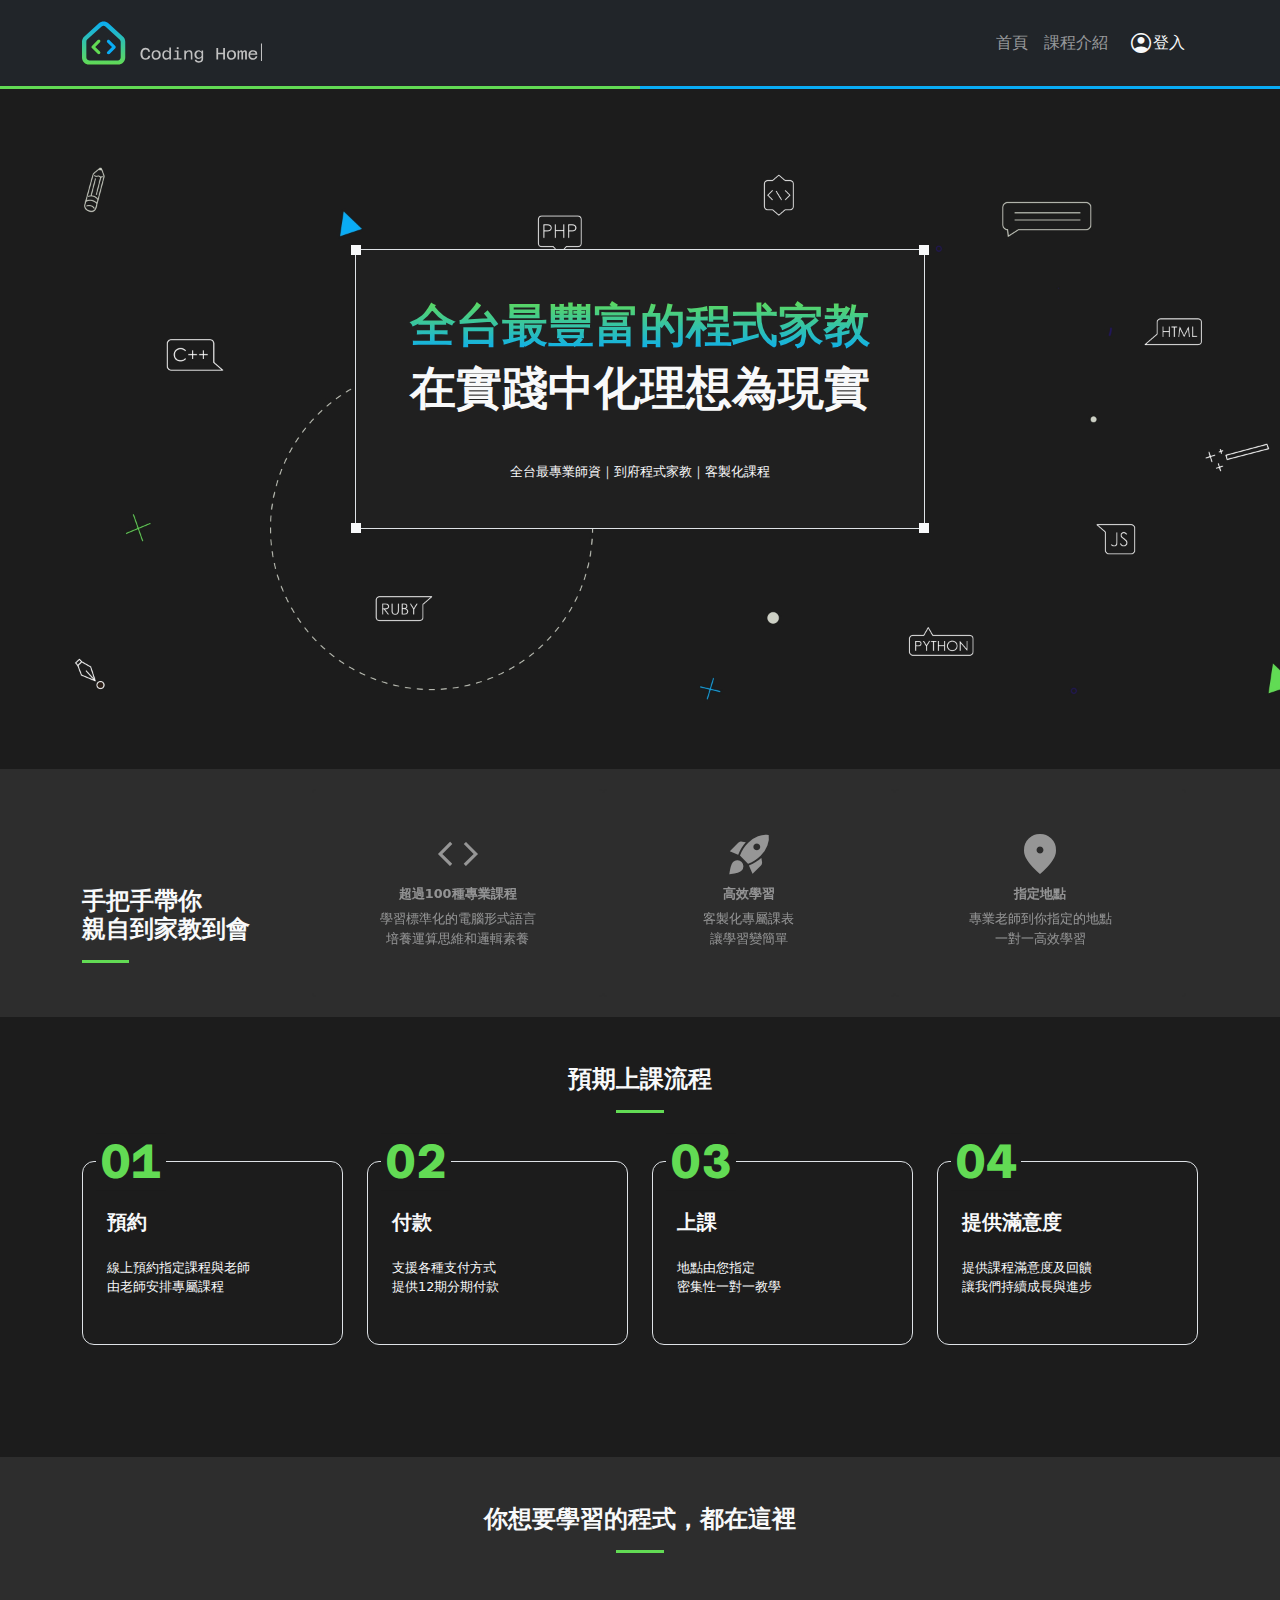
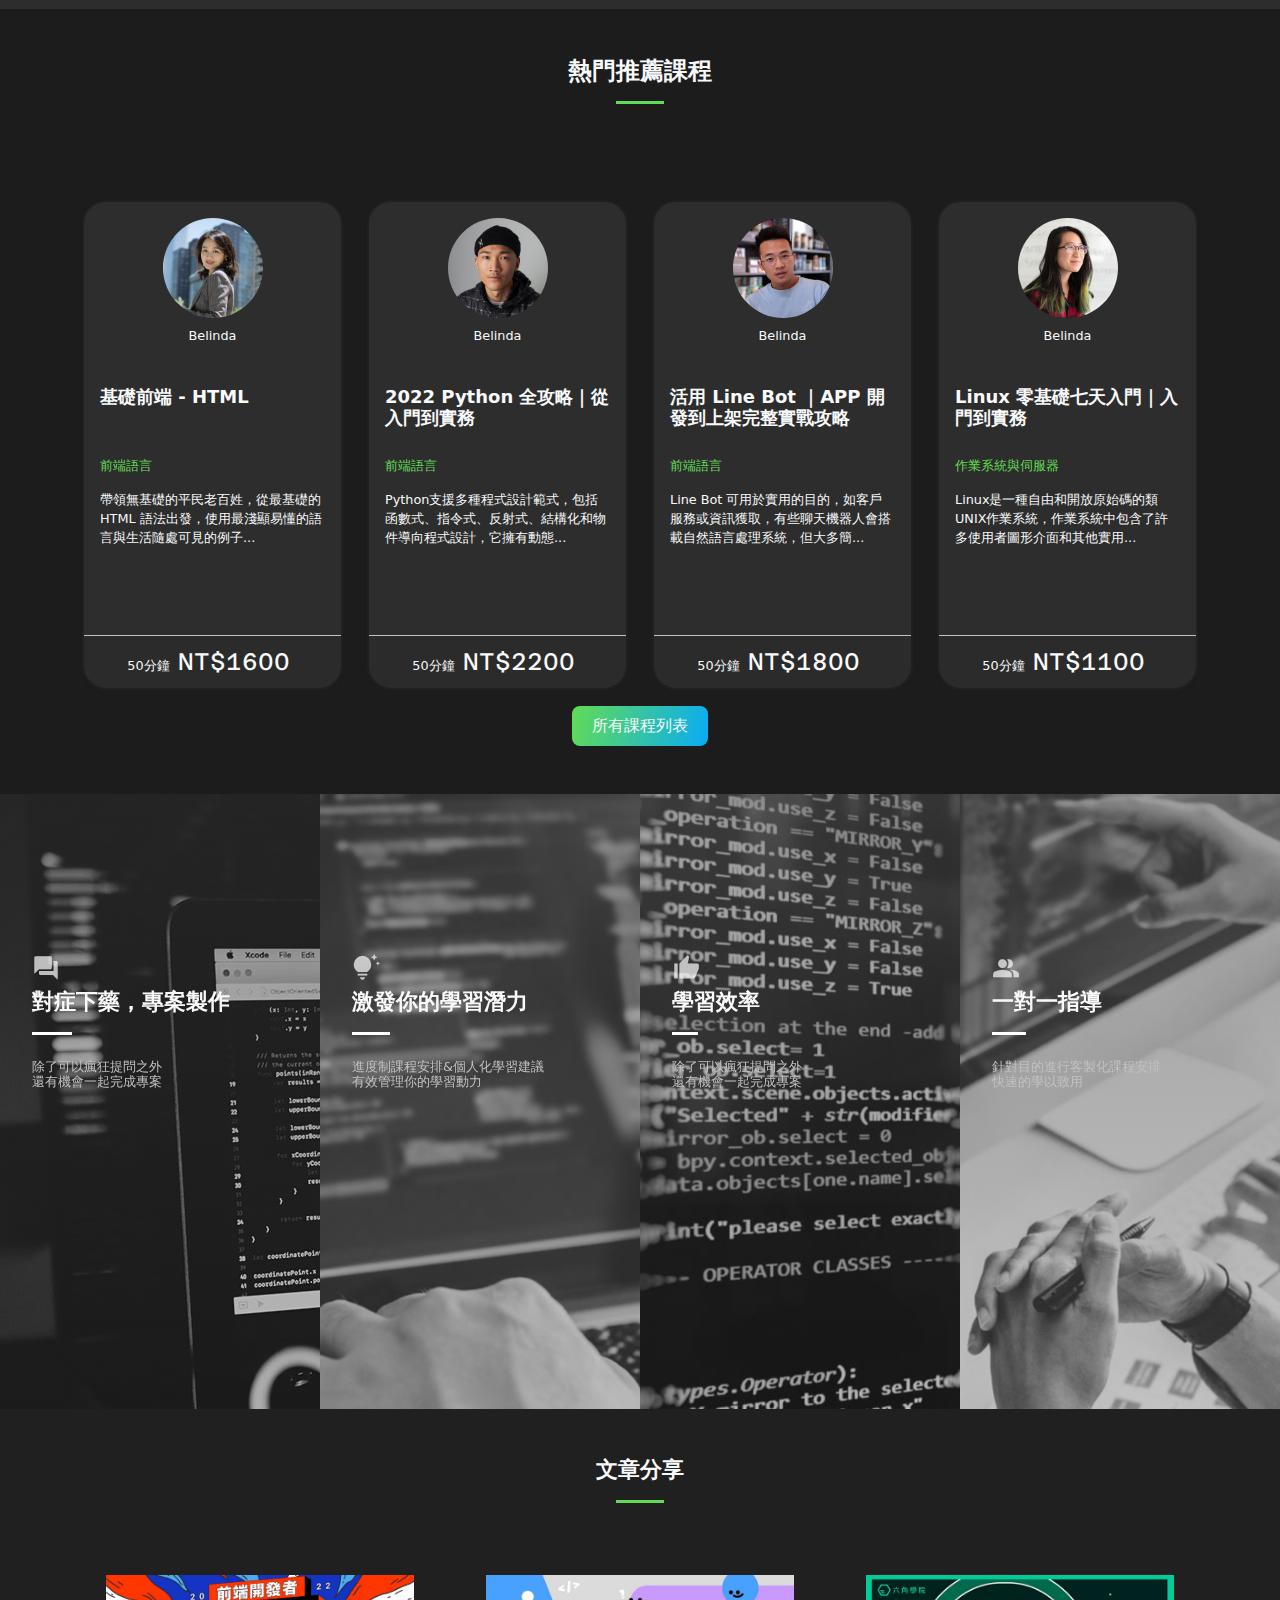
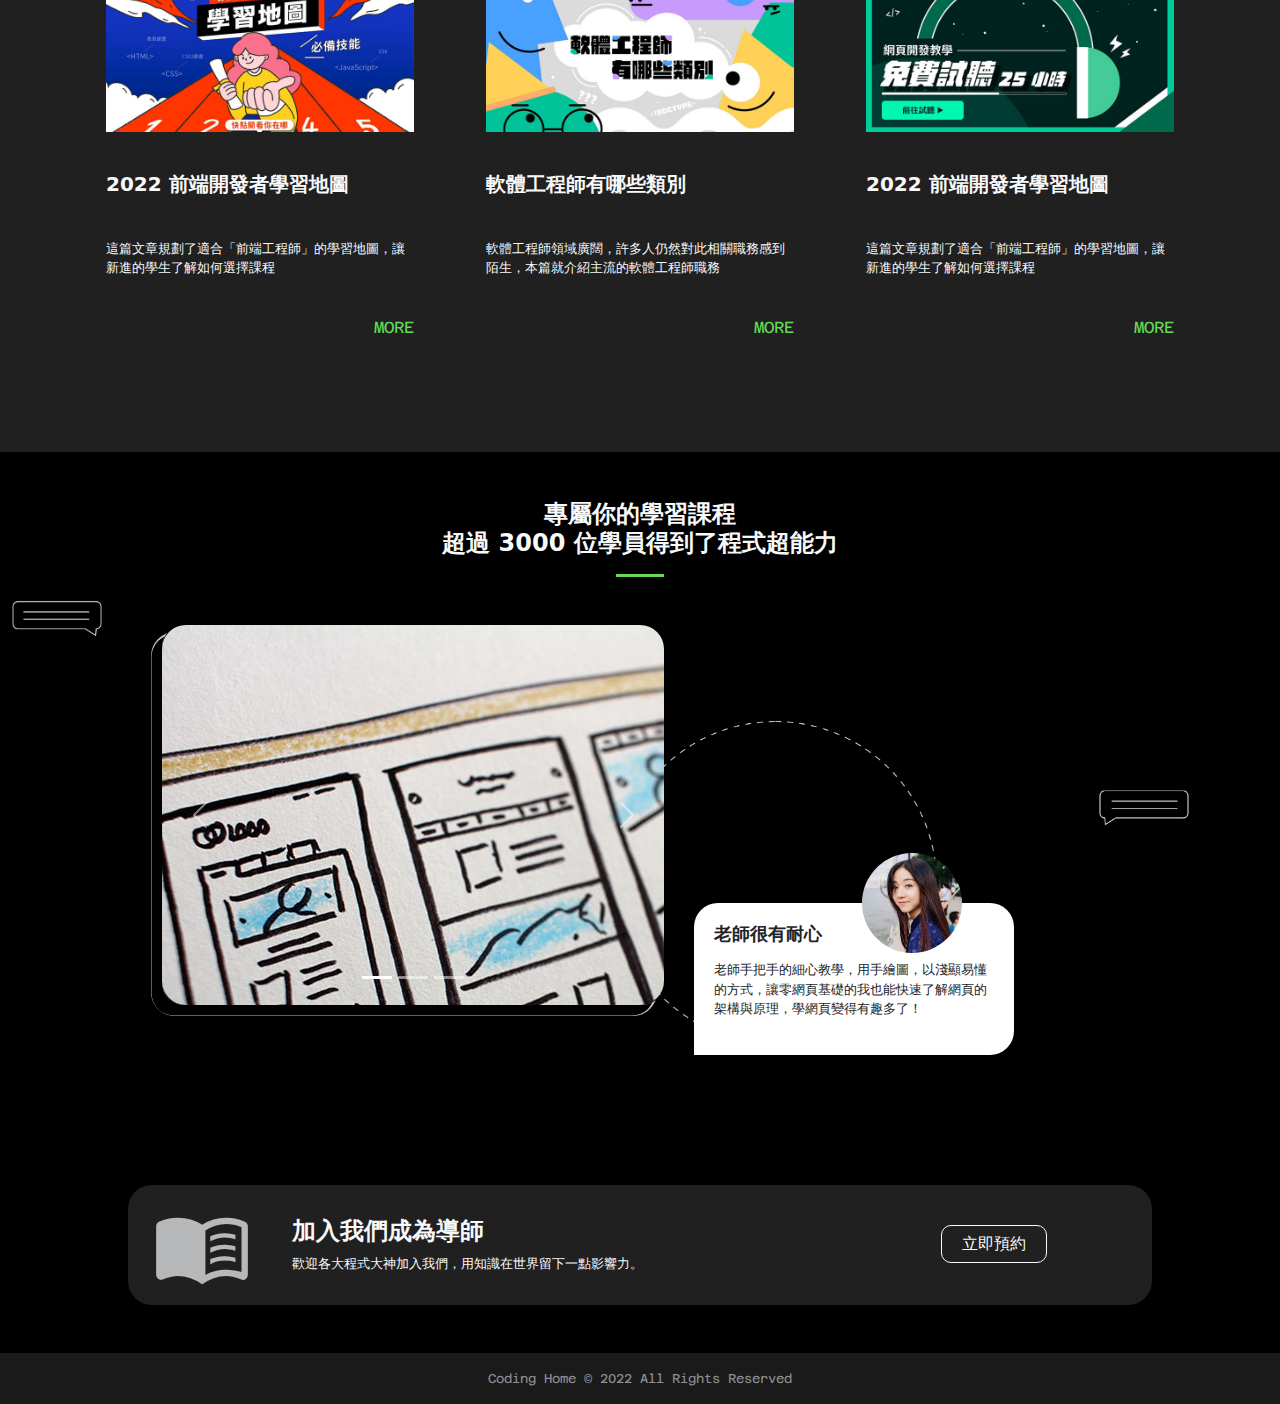
<file: index.html>
<!DOCTYPE html>
<html lang="en">

  <head>
    <meta charset="UTF-8">
    <meta name="viewport" content="width=device-width, initial-scale=1.0">
    <meta http-equiv="X-UA-Compatible" content="ie=edge">
    <title>程式家教-首頁</title>
     
    <link rel="stylesheet" href="https://fonts.googleapis.com/css2?family=Material+Symbols+Outlined:opsz,wght,FILL,GRAD@20..48,100..700,0..1,-50..200" />
    <link rel="stylesheet" href="https://cdnjs.cloudflare.com/ajax/libs/font-awesome/5.13.0/css/all.min.css" />
    <link rel="stylesheet" href="./assets/style/all.css">
  </head>

  <body>
    
    <nav class="navbar navbar-expand-lg navbar-dark bg-dark zindex-dropdown">
      <div class="container-lg">
        <a class="navbar-brand" href="#">
          <img src="./assets/images/logo.svg" alt="" width="180" height="60">
        </a>

        <div class="d-md-flex justify-content-between d-sm-column">
          <ul class="navbar-nav me-auto mb-2 mb-lg-0">
            <li class="nav-item">
              <a class="nav-link" aria-current="page" href="index.html">首頁</a>
            </li>
            <li class="nav-item">
              <a class="nav-link" href="class.html">課程介紹</a>
            </li>
          </ul>
                      <!-- Button trigger modal -->
            <button type="button" class="btn text-light " data-bs-toggle="modal" data-bs-target="#exampleModal">
               <span class="d-flex align-items-center">
                <span class="material-symbols-outlined">
                  account_circle
                  </span>
                登入
              </span> 
            </button>

<!-- Modal -->
          <div class="modal fade" id="exampleModal" tabindex="-1" aria-labelledby="exampleModalLabel" aria-hidden="true">
            <div class="modal-dialog">
              <div class="modal-content">
                <div class="modal-header">
                  <h5 class="modal-title" id="exampleModalLabel">Modal title</h5>
                  <button type="button" class="btn-close" data-bs-dismiss="modal" aria-label="Close"></button>
                </div>
                <div class="modal-body">
                  ...
                </div>
                <div class="modal-footer">
                  <button type="button" class="btn btn-secondary" data-bs-dismiss="modal">Close</button>
                  <button type="button" class="btn btn-primary">Save changes</button>
                </div>
              </div>
            </div>
          </div>
        </div>
      </div>

    </nav>
    <div class="bar d-flex">
       <span class="bar-green"></span>
       <span class="bar-blue"></span>
    </div>
    
    
<header>
    <div class="headerimg" >
        <div class="container">
            <div class="row justify-content-md-center">
            <div class="col-md-6 col-sm-12 mb-0  py-6 border box position-relative">
                <div class="boxdot bg-light position-absolute top-0 start-0 translate-middle"></div>
                <div class="boxdot bg-light position-absolute top-0 start-100 translate-middle"></div>
                <div class="boxdot bg-light position-absolute top-100 start-0 translate-middle"></div>
                <div class="boxdot bg-light position-absolute top-100 start-100 translate-middle"></div>
                <h1 class="fw-bold text-center gradienttitle">全台最豐富的程式家教</h1>
                <h1 class="fw-bold text-light text-center">在實踐中化理想為現實</h1>
                <h6 class="fs-8 mb-0 mt-6 text-light text-center">全台最專業師資｜到府程式家教｜客製化課程</h6>
            </div>
            </div>
    </div>
</header>

<section class="introbanner py-4">
    <div class="container">
        <div class="d-md-flex justify-content-between align-items-center ">
            <div class="introbanner_title col-md-2   ">
                <h2 class="fs-4 text-light fw-bold my-3 pt-6">手把手帶你<br>親自到家教到會</h2>
                <div class="borderbottom"></div>
            </div>
            <div class="container">
                <ul class="d-md-flex justify-content-between mb-0">
                    <li class="col-md-4 col-sm-12 ">
                        <div class="card ">
                            <span class="material-symbols-outlined fs-1 text-center p-2 icon">
                                code
                                </span>
                            <h6 class="fs-8 text-light text-center fw-bold">超過100種專業課程</h6>
                            <p class="fs-8 text-light text-center">學習標準化的電腦形式語言<br>培養運算思維和邏輯素養</p>
                        </div>
                    </li>
                    <li class="col-md-4 col-sm-12 ">
                        <div class=" card ">
                            <span class="material-symbols-outlined fs-1 text-center p-2 icon">
                                rocket_launch
                                </span>
                            <h6 class="fs-8 text-light text-center fw-bold">高效學習</h6>
                            <p class="fs-8 text-light text-center">客製化專屬課表<br>讓學習變簡單</p>
                        </div>
                    </li>
                    <li class="col-md-4 col-sm-12">
                        <div class=" card">
                            <span class="material-symbols-outlined fs-1 text-center p-2 icon">
                                location_on
                                </span>
                            <h6 class="fs-8 text-light text-center fw-bold">指定地點</h6>
                            <p class="fs-8 text-light text-center">專業老師到你指定的地點<br> 一對一高效學習</p>
                        </div>
                    </li>
                </ul>
            </div>
        </div>
    </div>
</section>

<section class="classprocess py-6">
    <div class="container">
        <h2 class="fw-bold fs-4 text-light text-center title">預期上課流程</h2>

        <div class="row my-6">
            <div class="col-md-3 mb-3">
                <div class="card border px-5 position-relative mb-5">
                    <h3 class="fs-1 fw-bold text-primary px-1 position-absolute top-0 start-30 translate-middle">01</h3>
                    <h4 class="text-light fs-6 fw-bold pt-6 pb-3">預約</h4>
                    <p class="text-light fs-8 pb-2 ">線上預約指定課程與老師<br>由老師安排專屬課程</p>
                </div>
            </div>
            <div class="col-md-3 mb-3">
                <div class="card border px-5 position-relative mb-5">
                    <h3 class="fs-1 fw-bold text-primary px-1 position-absolute top-0 start-30 translate-middle">02</h3>
                    <h4 class="text-light fs-6 fw-bold pt-6 pb-3">付款</h4>
                    <p class="text-light fs-8 pb-2 ">支援各種支付方式<br>提供12期分期付款</p>
                </div>
            </div>
            <div class="col-md-3 mb-3">
                <div class="card border px-5 position-relative mb-5">
                    <h3 class="fs-1 fw-bold text-primary px-1 position-absolute top-0 start-30 translate-middle">03</h3>
                    <h4 class="text-light fs-6 fw-bold pt-6 pb-3">上課</h4>
                    <p class="text-light fs-8 pb-2 ">地點由您指定 <br>密集性一對一教學</p>
                </div>
            </div>
            <div class="col-md-3 mb-3">
                <div class="card border px-5 position-relative mb-5">
                    <h3 class="fs-1 fw-bold text-primary px-1 position-absolute top-0 start-30 translate-middle">04</h3>
                    <h4 class="text-light fs-6 fw-bold pt-6 pb-3">提供滿意度</h4>
                    <p class="text-light fs-8 pb-2 ">提供課程滿意度及回饋<br>讓我們持續成長與進步</p>
                </div>
            </div>
        </div>
    </div>

</section>

<section class="programbanner  py-6">
     <h2 class="fw-bold fs-4 text-light text-center title">你想要學習的程式，都在這裡</h2>

     <!-- <div class="codebar mt-6 text-center d-md-flex multiple-items">
        <button class="btn btn-outline-light p-5 mx-2 fw-bold" type="button">JavaScript</button>
        <button class="btn btn-outline-light p-5 mx-2 fw-bold" type="button">HTML/CSS</button>
        <button class="btn btn-outline-light p-5 mx-2 fw-bold" type="button">SQL</button>
        <button class="btn btn-outline-light p-5 mx-2 fw-bold" type="button">Java</button>
        <button class="btn btn-outline-light p-5 mx-2 fw-bold" type="button">Python</button>
        <button class="btn btn-outline-light p-5 mx-2 fw-bold" type="button">Java</button>
        <button class="btn btn-outline-light p-5 mx-2 fw-bold" type="button">C++</button>
        <button class="btn btn-outline-light p-5 mx-2 fw-bold" type="button">PHP</button>
        <button class="btn btn-outline-light p-5 mx-2 fw-bold" type="button">Java</button>
        <button class="btn btn-outline-light p-5 mx-2 fw-bold" type="button">Java</button>
        <button class="btn btn-outline-light p-5 mx-2 fw-bold" type="button">Java</button>
    </div>  -->
</section>

<section class="hotclass my-6">
    <h2 class="fw-bold fs-4 text-light text-center title">熱門推薦課程</h2>
    <div class="container">
        <div class="row mt-6">
            <div class="col-md-3 mb-3 col-sm-12">
                <div class="card text-light mb-5  mt-6">
                        <div class="teacherinfo text-center pt-3">
                            <img src="./assets/images/teacher01.jpg" alt="">
                            <p class="fs-8 p-2">Belinda</p>
                        </div>
                        <div class="card-body">
                            <h4 class="fs-7 py-2 fw-bold pt-0 mb-0">基礎前端 - HTML<BR></h4>
                            <h5 class="text-primary fs-8 py-5">前端語言</h5>
                            <p class="text-ligh fs-8 mb-0">帶領無基礎的平民老百姓，從最基礎的 HTML 語法出發，使用最淺顯易懂的語言與生活隨處可見的例子...</p>
                        </div>
                    <div class="card-footer p-0">
                        <p class="text-center fs-8 m-2">50分鐘<span class="price fs-4 px-2">NT$1600</span></p>
                    </div>
                </div>
            </div>
            <!-- 第二張卡片 -->
            <div class="col-md-3 mb-3">
                <div class="card text-light mb-5  mt-6">
                        <div class="teacherinfo text-center pt-3">
                            <img src="./assets/images/teacher02.jpg" alt="">
                            <p class="fs-8 p-2">Belinda</p>
                        </div>
                        <div class="card-body">
                            <h4 class="fs-7 py-2 fw-bold pt-0 mb-0">2022 Python 全攻略｜從入門到實務</h4>
                            <h5 class="text-primary fs-8 py-5">前端語言</h5>
                            <p class="text-ligh fs-8 mb-0">Python支援多種程式設計範式，包括函數式、指令式、反射式、結構化和物件導向程式設計，它擁有動態...</p>
                        </div>
                    <div class="card-footer p-0">
                        <p class="text-center fs-8 m-2">50分鐘<span class="price fs-4 px-2">NT$2200</span></p>
                    </div>
                </div>
            </div>
            <!-- 第3張卡片 -->
            <div class="col-md-3 mb-3">
                <div class="card text-light mb-5  mt-6">
                        <div class="teacherinfo text-center pt-3">
                            <img src="./assets/images/teacher03.jpg" alt="">
                            <p class="fs-8 p-2">Belinda</p>
                        </div>
                        <div class="card-body">
                            <h4 class="fs-7 py-2 fw-bold pt-0 mb-0">活用 Line Bot ｜APP 開發到上架完整實戰攻略</h4>
                            <h5 class="text-primary fs-8 py-5">前端語言</h5>
                            <p class="text-ligh fs-8 mb-0">Line Bot 可用於實用的目的，如客戶服務或資訊獲取，有些聊天機器人會搭載自然語言處理系統，但大多簡...</p>
                        </div>
                    <div class="card-footer p-0">
                        <p class="text-center fs-8 m-2">50分鐘<span class="price fs-4 px-2">NT$1800</span></p>
                    </div>
                </div>
            </div>
            <!-- 第4張卡片 -->
            <div class="col-md-3 mb-3">
                <div class="card text-light mb-5  mt-6">
                        <div class="teacherinfo text-center pt-3">
                            <img src="./assets/images/teacher04.jpg" alt="">
                            <p class="fs-8 p-2">Belinda</p>
                        </div>
                        <div class="card-body">
                            <h4 class="fs-7 py-2 fw-bold pt-0 mb-0">Linux 零基礎七天入門｜入門到實務</h4>
                            <h5 class="text-primary fs-8 py-5">作業系統與伺服器</h5>
                            <p class="text-ligh fs-8 mb-0">Linux是一種自由和開放原始碼的類UNIX作業系統，作業系統中包含了許多使用者圖形介面和其他實用...</p>
                        </div>
                    <div class="card-footer p-0">
                        <p class="text-center fs-8 m-2">50分鐘<span class="price fs-4 px-2">NT$1100</span></p>
                    </div>
                </div>
            </div>

        </div>
    </div>
    <div class="show text-center m-6">
        <input class="btn mx-0 text-light px-4 py-2  showclassbtn border-0" type="button" value="所有課程列表">
    </div>    
</section>

<section class="infobanner mt-6">
    <div class="infomation d-md-flex">
        <div class="cards flex-item">
            <div class="content">
                <div class="info01 position-relative">
                <div class="cardtext  position-absolute">
                    <span class="material-symbols-outlined fs-3 infoicon">
                        forum
                        </span>
                    <h4 class="text-light fs-5 fw-bold">對症下藥，專案製作</h4>    
                    <h5 class="fs-8 pt-3">除了可以瘋狂提問之外 <br>還有機會一起完成專案</h5>
                </div>
                </div>
            </div>
        </div>
        <div class="cards flex-item">
            <div class="content">
                <div class="info02 position-relative">
                <div class="cardtext  position-absolute">
                    <span class="material-symbols-outlined fs-3 infoicon">
                        tips_and_updates
                        </span>
                    <h4 class="text-light fs-5 fw-bold">激發你的學習潛力</h4>    
                    <h5 class="fs-8 pt-3">進度制課程安排&個人化學習建議  <br>有效管理你的學習動力</h5>
                </div>
                </div>
            </div>
        </div>
        <div class="cards flex-item">
            <div class="content">
                <div class="info03 position-relative">
                <div class="cardtext  position-absolute">
                    <span class="material-symbols-outlined fs-3 infoicon">
                        thumb_up_off
                        </span>
                    <h4 class="text-light fs-5 fw-bold">學習效率</h4>    
                    <h5 class="fs-8 pt-3">除了可以瘋狂提問之外 <br>還有機會一起完成專案</h5>
                </div>
                </div>
            </div>
        </div>
        <div class="cards flex-item">
            <div class="content">
                <div class="info04 position-relative">
                <div class="cardtext  position-absolute">
                    <span class="material-symbols-outlined fs-3 infoicon">
                        group
                        </span>
                    <h4 class="text-light fs-5 fw-bold">一對一指導</h4>    
                    <h5 class="fs-8 pt-3">針對目的進行客製化課程安排  <br>快速的學以致用</h5>
                </div>
                </div>
            </div>
        </div>
    </div>
</section>

<section class="articalshare py-6 mt-0 ">
    <div class="container">
        <h2 class="text-light text-center fs-5 fw-bold title mb-6 ">文章分享</h2>
        <div class="row my-6">
            <div class="col-md-4">
                <div class="cards position-relative">
                    <div class="border-primary bordersquare position-absolute top-0 start-0 border-top border-start square1 "></div>
                    <div class="border-primary bordersquare position-absolute top-0 end-0 border-top border-end square2"></div>
                    <div class="border-primary bordersquare position-absolute bottom-0 start-0 border-bottom border-start square3"></div>
                    <div class="border-primary bordersquare position-absolute bottom-0 end-0 border-bottom border-end square4"></div>
                    <img src="./assets/images/article01.jpg" class="card-img-top p-5" alt="car">
                    <div class="card-body px-5 pb-3 d-md-flex flex-column justify-content-between">
                        <h5 class="card-title text-light fw-bold">2022 前端開發者學習地圖</h5>
                        <p class="card-text text-light fs-8 mb-1">這篇文章規劃了適合「前端工程師」的學習地圖，讓新進的學生了解如何選擇課程</p>
                        <span><a href="#" class="link-primary text-end text-uppercase">more</a> 
                        </span>
                   </div>
                </div>
            </div>
            <!-- 第二張卡片 -->
            <div class="col-md-4">
                <div class="cards position-relative">
                    <div class="border-primary bordersquare position-absolute top-0 start-0 border-top border-start square1 "></div>
                    <div class="border-primary bordersquare position-absolute top-0 end-0 border-top border-end square2"></div>
                    <div class="border-primary bordersquare position-absolute bottom-0 start-0 border-bottom border-start square3"></div>
                    <div class="border-primary bordersquare position-absolute bottom-0 end-0 border-bottom border-end square4"></div>
                    <img src="./assets/images/article02.jpg" class="card-img-top p-5" alt="car">
                    <div class="card-body px-5 pb-3 d-md-flex flex-column  justify-content-between">
                        <h5 class="card-title text-light fw-bold ">軟體工程師有哪些類別</h5>
                        <p class="card-text text-light fs-8 mb-1">軟體工程師領域廣闊，許多人仍然對此相關職務感到陌生，本篇就介紹主流的軟體工程師職務</p>
                        <span><a href="#" class="link-primary text-end text-uppercase">more</a> 
                        </span>
                   </div>
                </div>
            </div>
            <!-- 第三張卡片 -->
            <div class="col-md-4">
                <div class="cards position-relative">
                    <div class="border-primary bordersquare position-absolute top-0 start-0 border-top border-start square1 "></div>
                    <div class="border-primary bordersquare position-absolute top-0 end-0 border-top border-end square2"></div>
                    <div class="border-primary bordersquare position-absolute bottom-0 start-0 border-bottom border-start square3"></div>
                    <div class="border-primary bordersquare position-absolute bottom-0 end-0 border-bottom border-end square4"></div>
                    <img src="./assets/images/article03.jpg" class="card-img-top p-5" alt="car">
                    <div class="card-body px-5 pb-3 d-md-flex flex-column justify-content-between">
                        <h5 class="card-title text-light fw-bold">2022 前端開發者學習地圖</h5>
                        <p class="card-text text-light fs-8 mb-1">這篇文章規劃了適合「前端工程師」的學習地圖，讓新進的學生了解如何選擇課程</p>
                        <span><a href="#" class="link-primary text-end text-uppercase">more</a> 
                        </span>
                   </div>
                </div>
            </div>

        </div>
</section>


<section class="studentshare">
    <div class="bg_share">
        <div class="container">
        <h2 class="fw-bold fs-4 text-light text-center title pt-6">
            專屬你的學習課程 <br>超過 3000 位學員得到了程式超能力
        </h2>
            <div class="sliderblock mt-6 position-relative">
                <div id="carouselExampleIndicators" class="carousel slide" data-bs-ride="carousel">
                    <div class="carousel-indicators">
                      <button type="button" data-bs-target="#carouselExampleIndicators" data-bs-slide-to="0" class="active" aria-current="true" aria-label="Slide 1"></button>
                      <button type="button" data-bs-target="#carouselExampleIndicators" data-bs-slide-to="1" aria-label="Slide 2"></button>
                      <button type="button" data-bs-target="#carouselExampleIndicators" data-bs-slide-to="2" aria-label="Slide 3"></button>
                    </div>
                    <div class="carousel-inner">
                      <div class="carousel-item active">
                        <img src="./assets/images/share.jpg" class="d-block" alt="...">
                      </div>
                      <div class="carousel-item">
                        <img src="./assets/images/share02.jpg" class="d-block cover" alt="..." width="150%">
                      </div>
                      <div class="carousel-item">
                        <img src="./assets/images/share03.jpg" class="d-block " alt="..." width="150%">
                      </div>
                    </div>
                    <button class="carousel-control-prev" type="button" data-bs-target="#carouselExampleIndicators" data-bs-slide="prev">
                      <span class="carousel-control-prev-icon" aria-hidden="true"></span>
                      <span class="visually-hidden">Previous</span>
                    </button>
                    <button class="carousel-control-next" type="button" data-bs-target="#carouselExampleIndicators" data-bs-slide="next">
                      <span class="carousel-control-next-icon " aria-hidden="true"></span>
                      <span class="visually-hidden ">Next</span>
                    </button>
                  </div>
                  <div class="studentcard">
                    <div class="cards2 position-absolute position-relative" >
                        <img src="./assets/images/student01.jpg" alt="" class="rounded-circle position-absolute top-0 translate-middle">
                        <div class="card-body p-4 my-auto">
                            <h5 class="fw-bold mb-3">老師很有耐心</h5>
                            <p class="fs-8">老師手把手的細心教學，用手繪圖，以淺顯易懂的方式，讓零網頁基礎的我也能快速了解網頁的架構與原理，學網頁變得有趣多了！</p>
                        </div>
                    </div>
                </div>
            </div>



        </div>



    </div>  
</section>


<section class="jointeacher pb-6">
    <div class="cards d-md-flex justify-content-center  d-sm-column pt-3">
        <span class="material-symbols-outlined text-light px-5 text-center">
            menu_book
            </span>
        <div class="flex-item card-body ">  
            <h1 class="text-light fs-4 fw-bold">加入我們成為導師</h1>
            <p class="text-light fs-8">歡迎各大程式大神加入我們，用知識在世界留下一點影響力。</p>
        </div>
        <div class="flex-item card-body ">  
            <div class="btnblock text-center mt-2 ">
                <button type="button" class="btn btn-outline-light px-4">立即預約</button>
            </div>
        </div>

    </div>
    

</section>

    <footer class="footer fs-8 p-3 text-center">
      Coding Home © 2022 All Rights Reserved
    </footer>
    <script src="./assets/js/vendors.js"></script>
    <script src="./assets/js/all.js"></script>

    

</body>

</html>
</file>
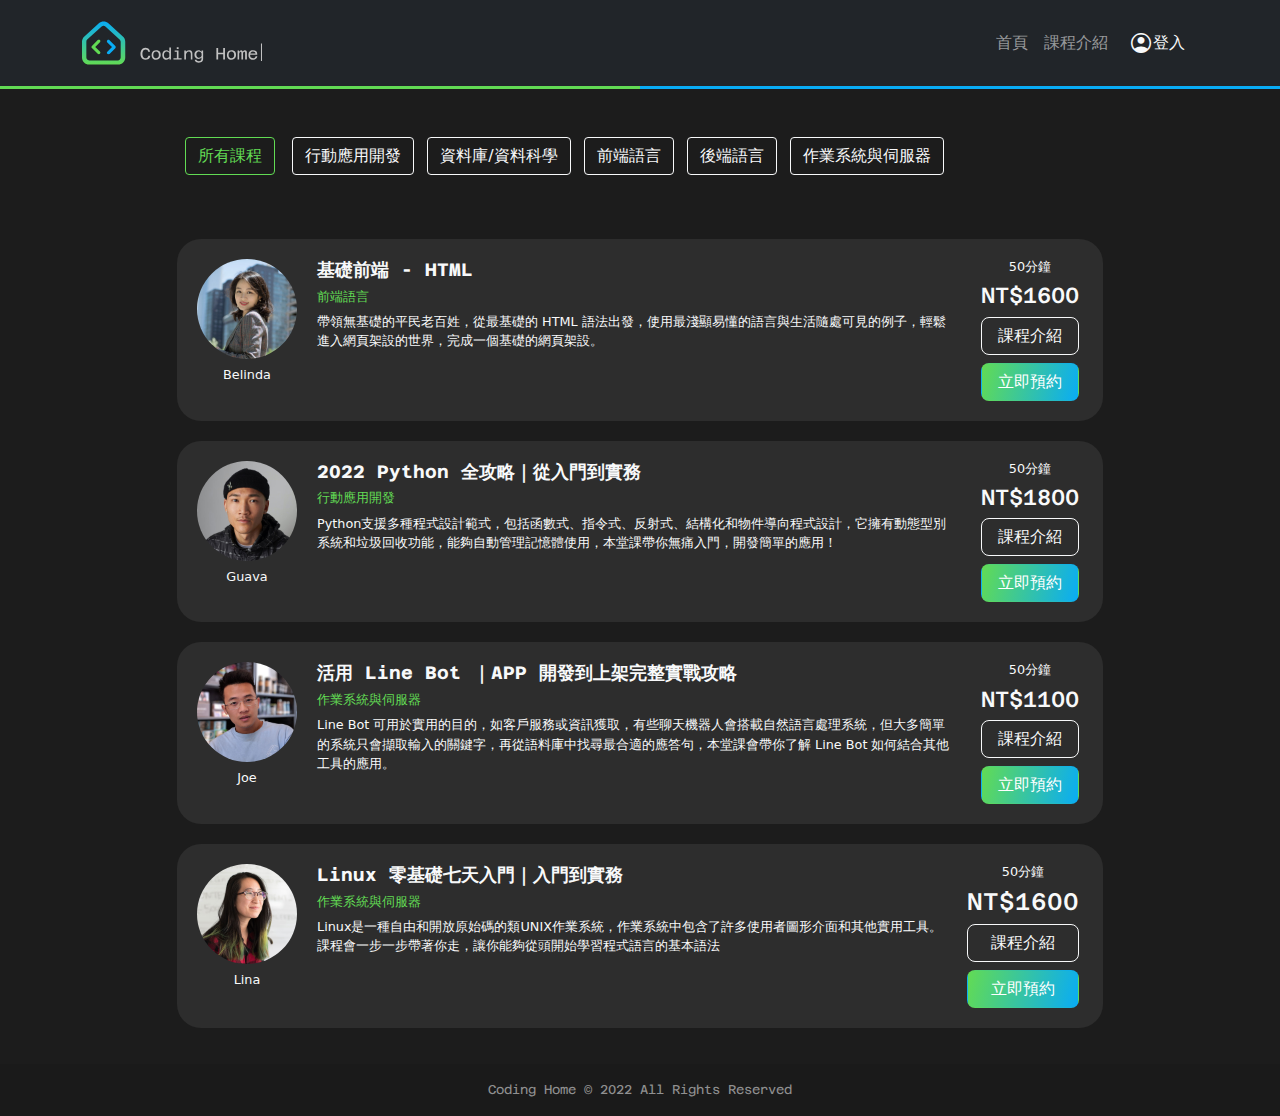
<file: class.html>
<!DOCTYPE html>
<html lang="en">

  <head>
    <meta charset="UTF-8">
    <meta name="viewport" content="width=device-width, initial-scale=1.0">
    <meta http-equiv="X-UA-Compatible" content="ie=edge">
    <title>程式家教-課程介紹</title>
     
    <link rel="stylesheet" href="https://fonts.googleapis.com/css2?family=Material+Symbols+Outlined:opsz,wght,FILL,GRAD@20..48,100..700,0..1,-50..200" />
    <link rel="stylesheet" href="https://cdnjs.cloudflare.com/ajax/libs/font-awesome/5.13.0/css/all.min.css" />
    <link rel="stylesheet" href="./assets/style/all.css">
  </head>

  <body>
    
    <nav class="navbar navbar-expand-lg navbar-dark bg-dark zindex-dropdown">
      <div class="container-lg">
        <a class="navbar-brand" href="#">
          <img src="./assets/images/logo.svg" alt="" width="180" height="60">
        </a>

        <div class="d-md-flex justify-content-between d-sm-column">
          <ul class="navbar-nav me-auto mb-2 mb-lg-0">
            <li class="nav-item">
              <a class="nav-link" aria-current="page" href="index.html">首頁</a>
            </li>
            <li class="nav-item">
              <a class="nav-link" href="class.html">課程介紹</a>
            </li>
          </ul>
                      <!-- Button trigger modal -->
            <button type="button" class="btn text-light " data-bs-toggle="modal" data-bs-target="#exampleModal">
               <span class="d-flex align-items-center">
                <span class="material-symbols-outlined">
                  account_circle
                  </span>
                登入
              </span> 
            </button>

<!-- Modal -->
          <div class="modal fade" id="exampleModal" tabindex="-1" aria-labelledby="exampleModalLabel" aria-hidden="true">
            <div class="modal-dialog">
              <div class="modal-content">
                <div class="modal-header">
                  <h5 class="modal-title" id="exampleModalLabel">Modal title</h5>
                  <button type="button" class="btn-close" data-bs-dismiss="modal" aria-label="Close"></button>
                </div>
                <div class="modal-body">
                  ...
                </div>
                <div class="modal-footer">
                  <button type="button" class="btn btn-secondary" data-bs-dismiss="modal">Close</button>
                  <button type="button" class="btn btn-primary">Save changes</button>
                </div>
              </div>
            </div>
          </div>
        </div>
      </div>

    </nav>
    <div class="bar d-flex">
       <span class="bar-green"></span>
       <span class="bar-blue"></span>
    </div>
    
    <main>
    <div class="classbtnlist py-6">
        <div class="container"> 
            <div class="row">
                <div class="col-md-10 mx-auto">
                    <a href="#" class="btn btn-outline-light active mx-2" role="button" data-bs-toggle="button" aria-pressed="true">所有課程</a>
                    <a href="#" class="btn btn-outline-light  mx-1" role="button" data-bs-toggle="button" aria-pressed="true">行動應用開發</a>
                    <a href="#" class="btn btn-outline-light mx-1" role="button" data-bs-toggle="button">資料庫/資料科學</a>
                    <a href="#" class="btn btn-outline-light mx-1" role="button" data-bs-toggle="button" aria-pressed="true">前端語言</a>
                    <a href="#" class="btn btn-outline-light mx-1" role="button" data-bs-toggle="button" aria-pressed="true">後端語言</a>
                    <a href="#" class="btn btn-outline-light mx-1" role="button" data-bs-toggle="button" aria-pressed="true">作業系統與伺服器</a>
                </div>
            </div>


        </div>
    </div>

    <div class="classintro">
        <div class="container mx-auto my-3">
            <div class="row">
                <div class="col-md-10 mx-auto ">
                    <div class="classitem d-md-flex justify-content-between mb-4">
                        <div class="teacherinfo pt-4 px-4">
                            <img src="./assets/images/teacher01.jpg" alt="" class="rounded-circle">
                            <h6 class="text-light fs-8 text-center mt-2" >Belinda</h6>
                        </div>
                        <div class="classinfo pl-0 pt-4 ">
                            <h5 class="text-light fs-7 fw-bold">基礎前端 - HTML</h5>
                            <h6 class="fs-8 text-primary">前端語言</h6>
                            <p class="fs-8 text-light">帶領無基礎的平民老百姓，從最基礎的 HTML 語法出發，使用最淺顯易懂的語言與生活隨處可見的例子，輕鬆進入網頁架設的世界，完成一個基礎的網頁架設。</p>
                        </div>
                        <div class="priceinfo px-5 py-4">
                            <h6 class="text-light fs-8 text-center">50分鐘</h6>
                            <h5 class="text-light fs-5 text-center">NT$1600</h5>
                            <div class="d-grid gap-2" >
                                <button type="button" class="btn btn-outline-light">課程介紹</button>
                                <button type="button" class="btn showclassbtn">立即預約</button>
                            </div>
                        </div>
                    </div>

                    <div class="classitem d-md-flex justify-content-between mb-4">
                        <div class="teacherinfo pt-4 px-4">
                            <img src="./assets/images/teacher02.jpg" alt="" class="rounded-circle">
                            <h6 class="text-light fs-8 text-center mt-2" >Guava</h6>
                        </div>
                        <div class="classinfo pl-0 pt-4 ">
                            <h5 class="text-light fs-7 fw-bold">2022 Python 全攻略｜從入門到實務</h5>
                            <h6 class="fs-8 text-primary">行動應用開發</h6>
                            <p class="fs-8 text-light">Python支援多種程式設計範式，包括函數式、指令式、反射式、結構化和物件導向程式設計，它擁有動態型別系統和垃圾回收功能，能夠自動管理記憶體使用，本堂課帶你無痛入門，開發簡單的應用！<br>
                                </p>
                        </div>
                        <div class="priceinfo  px-5 py-4">
                            <h6 class="text-light fs-8 text-center">50分鐘</h6>
                            <h5 class="text-light fs-5 text-center">NT$1800</h5>
                            <div class="d-grid gap-2">
                                <button type="button" class="btn btn-outline-light">課程介紹</button>
                                <button type="button" class="btn showclassbtn">立即預約</button>
                            </div>
                        </div>
                    </div>
                    <div class="classitem d-md-flex justify-content-between mb-4">
                        <div class="teacherinfo pt-4 px-4">
                            <img src="./assets/images/teacher03.jpg" alt="" class="rounded-circle">
                            <h6 class="text-light fs-8 text-center mt-2" >Joe</h6>
                        </div>
                        <div class="classinfo pl-0 pt-4 ">
                            <h5 class="text-light fs-7 fw-bold">活用 Line Bot ｜APP 開發到上架完整實戰攻略</h5>
                            <h6 class="fs-8 text-primary">作業系統與伺服器</h6>
                            <p class="fs-8 text-light">Line Bot 可用於實用的目的，如客戶服務或資訊獲取，有些聊天機器人會搭載自然語言處理系統，但大多簡單的系統只會擷取輸入的關鍵字，再從語料庫中找尋最合適的應答句，本堂課會帶你了解 Line Bot 如何結合其他工具的應用。</p>
                        </div>
                        <div class="priceinfo  px-5 py-4">
                            <h6 class="text-light fs-8 text-center">50分鐘</h6>
                            <h5 class="text-light  fs-5  text-center">NT$1100</h5>
                            <div class="d-grid gap-2">
                                <button type="button" class="btn btn-outline-light">課程介紹</button>
                                <button type="button" class="btn showclassbtn">立即預約</button>
                            </div>
                        </div>
                    </div>
                    <div class="classitem d-md-flex justify-content-between mb-4">
                        <div class="teacherinfo pt-4 px-4">
                            <img src="./assets/images/teacher04.jpg" alt="" class="rounded-circle">
                            <h6 class="text-light fs-8 text-center mt-2" >Lina</h6>
                        </div>
                        <div class="classinfo pl-0 pt-4 ">
                            <h5 class="text-light fs-7 fw-bold">Linux 零基礎七天入門｜入門到實務</h5>
                            <h6 class="fs-8 text-primary">作業系統與伺服器</h6>
                            <p class="fs-8 text-light">Linux是一種自由和開放原始碼的類UNIX作業系統，作業系統中包含了許多使用者圖形介面和其他實用工具。課程會一步一步帶著你走，讓你能夠從頭開始學習程式語言的基本語法</p>
                        </div>
                        <div class="priceinfo  px-5 py-4">
                            <h6 class="text-light fs-8 text-center">50分鐘</h6>
                            <h5 class="text-light fs-4 text-center">NT$1600</h5>
                            <div class="d-grid gap-2">
                                <button type="button" class="btn btn-outline-light">課程介紹</button>
                                <button type="button" class="btn showclassbtn">立即預約</button>
                            </div>
                        </div>
                    </div>
                </div>
                
            </div>
        </div>
    </div>
</main>

    <footer class="footer fs-8 p-3 text-center">
      Coding Home © 2022 All Rights Reserved
    </footer>
    <script src="./assets/js/vendors.js"></script>
    <script src="./assets/js/all.js"></script>

    

</body>

</html>
</file>
